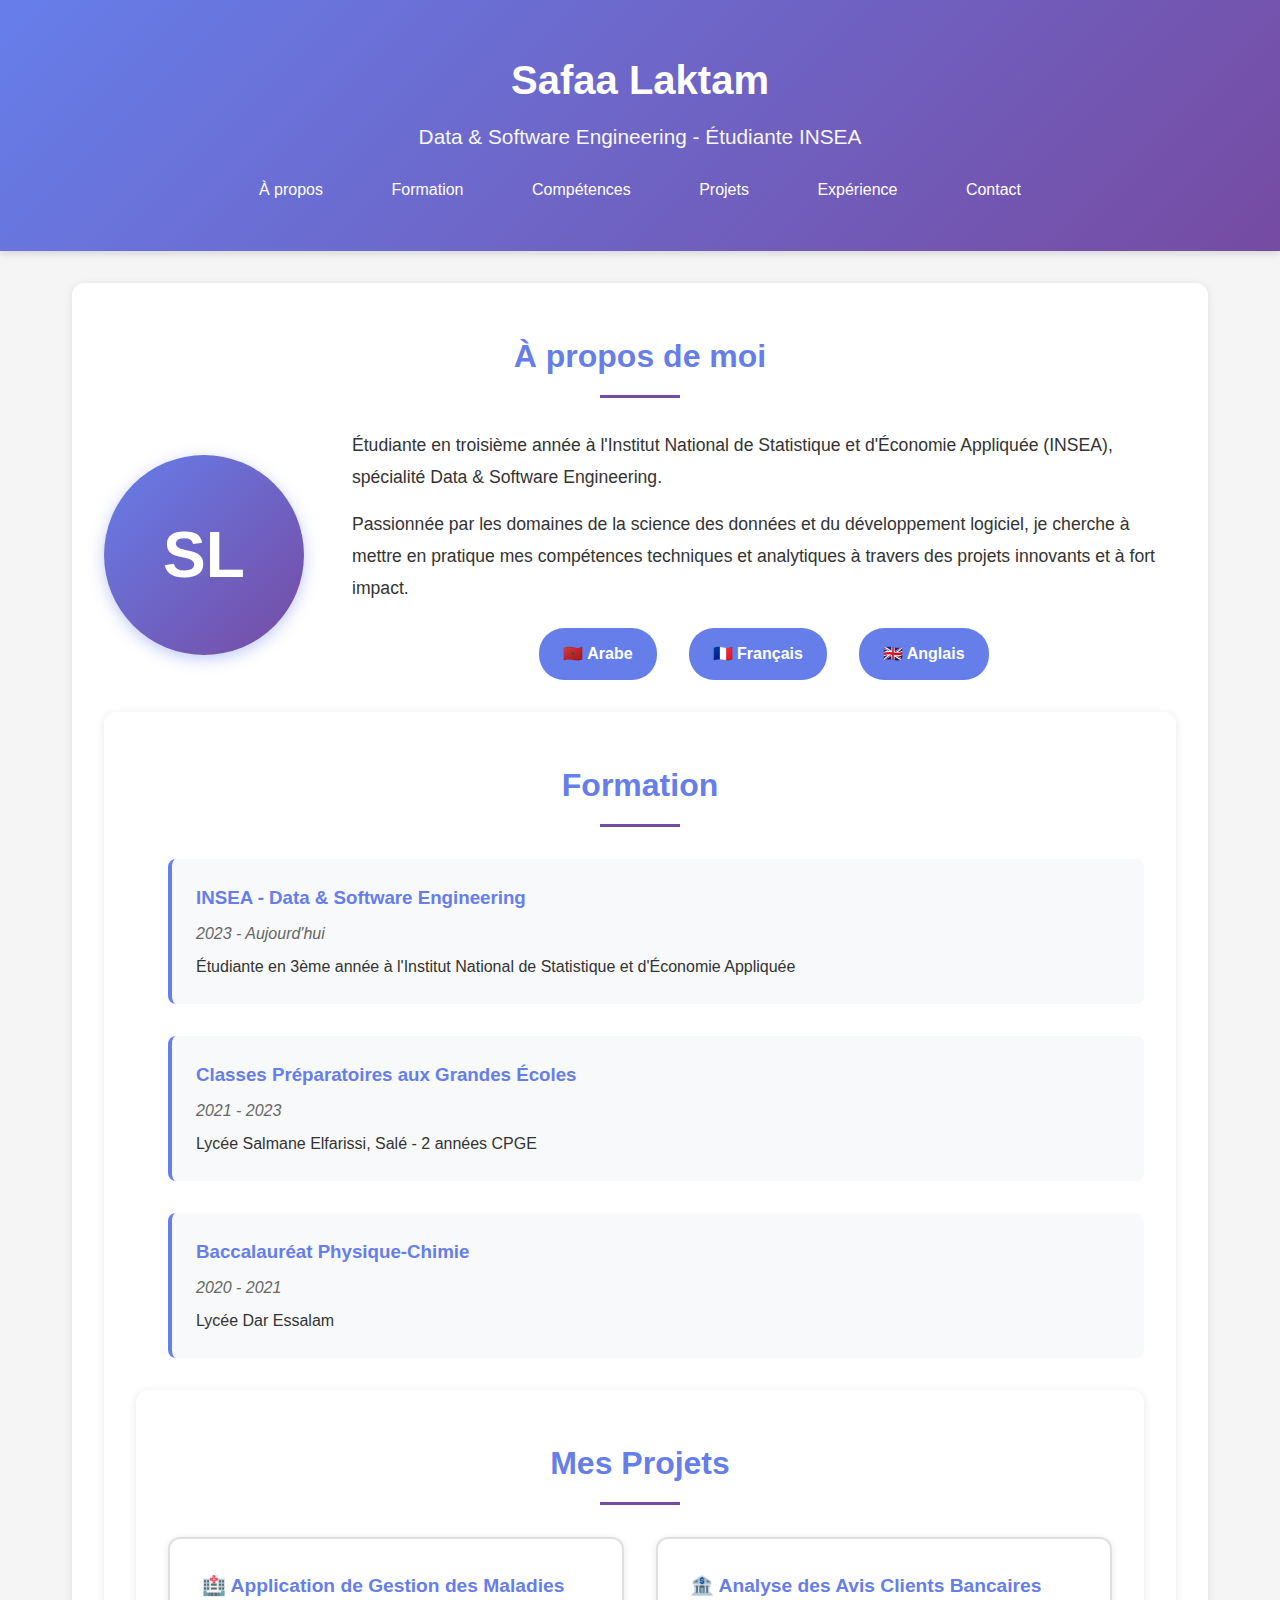
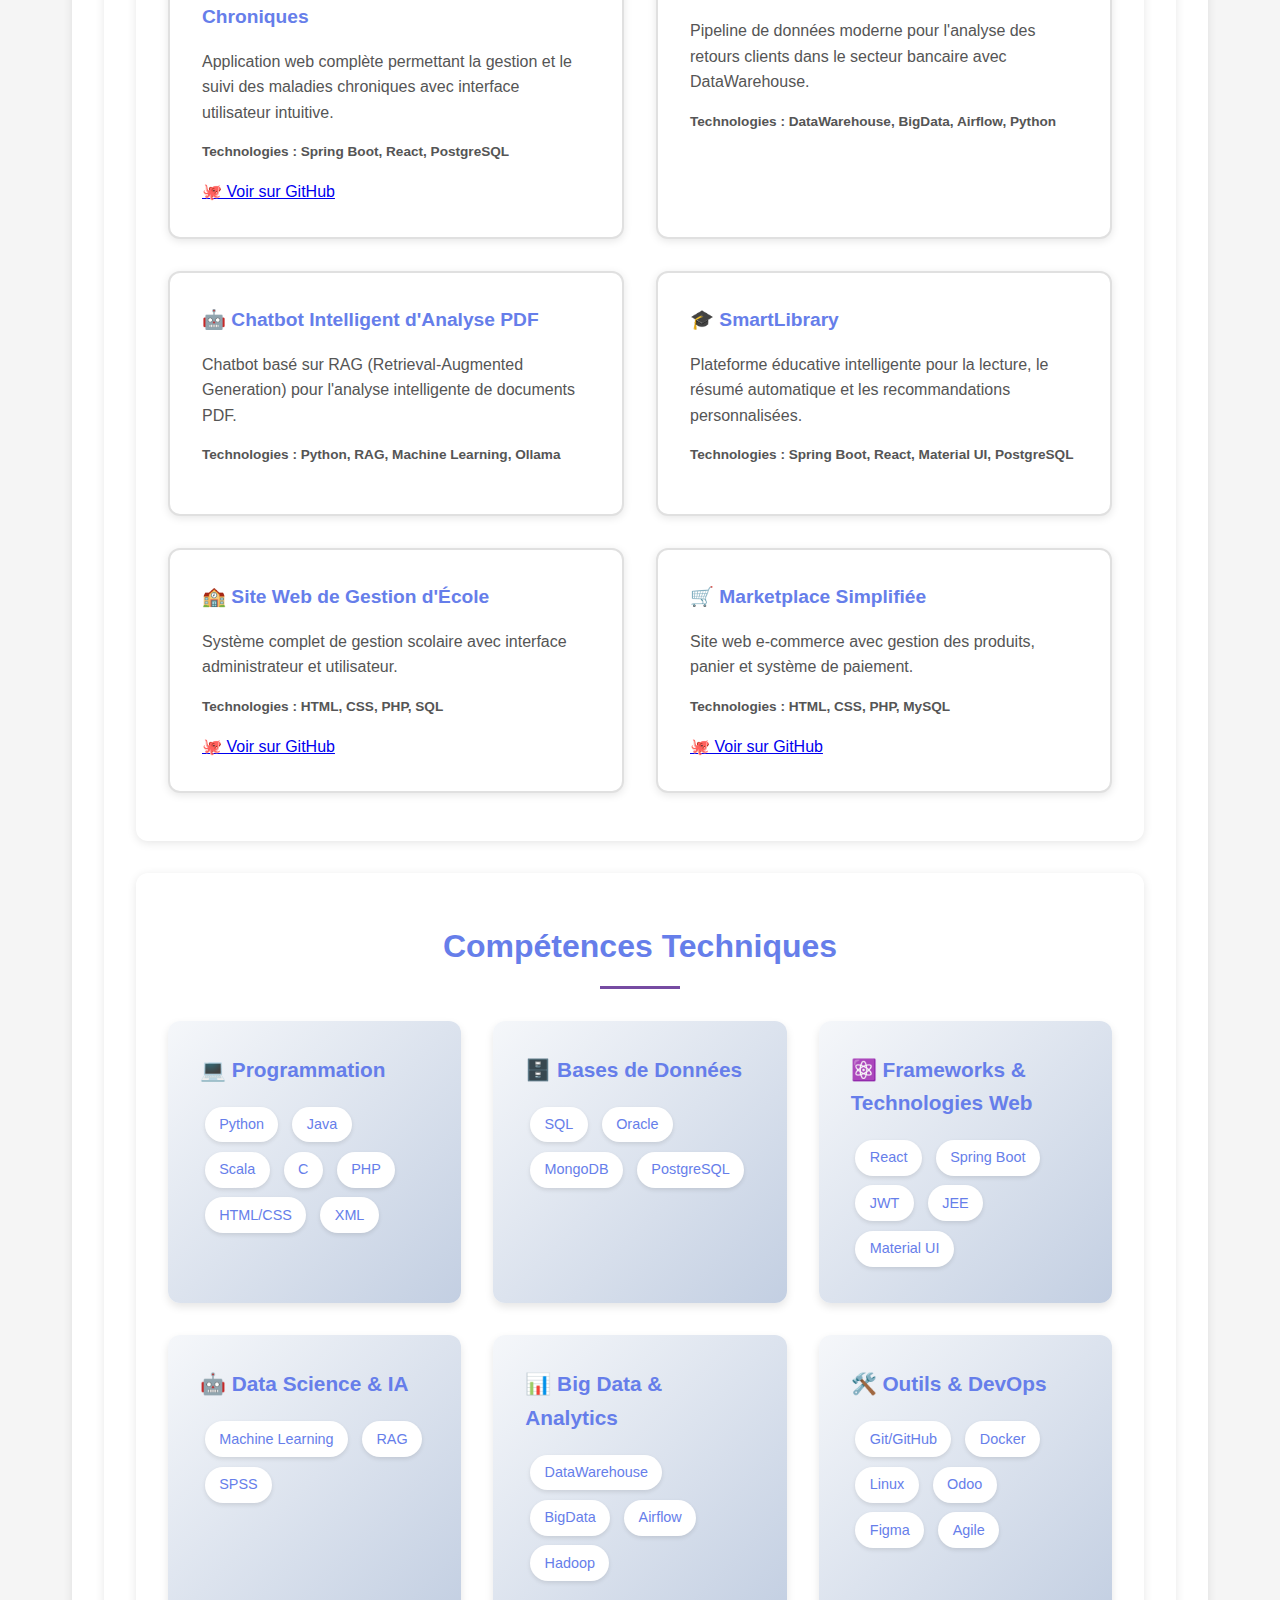
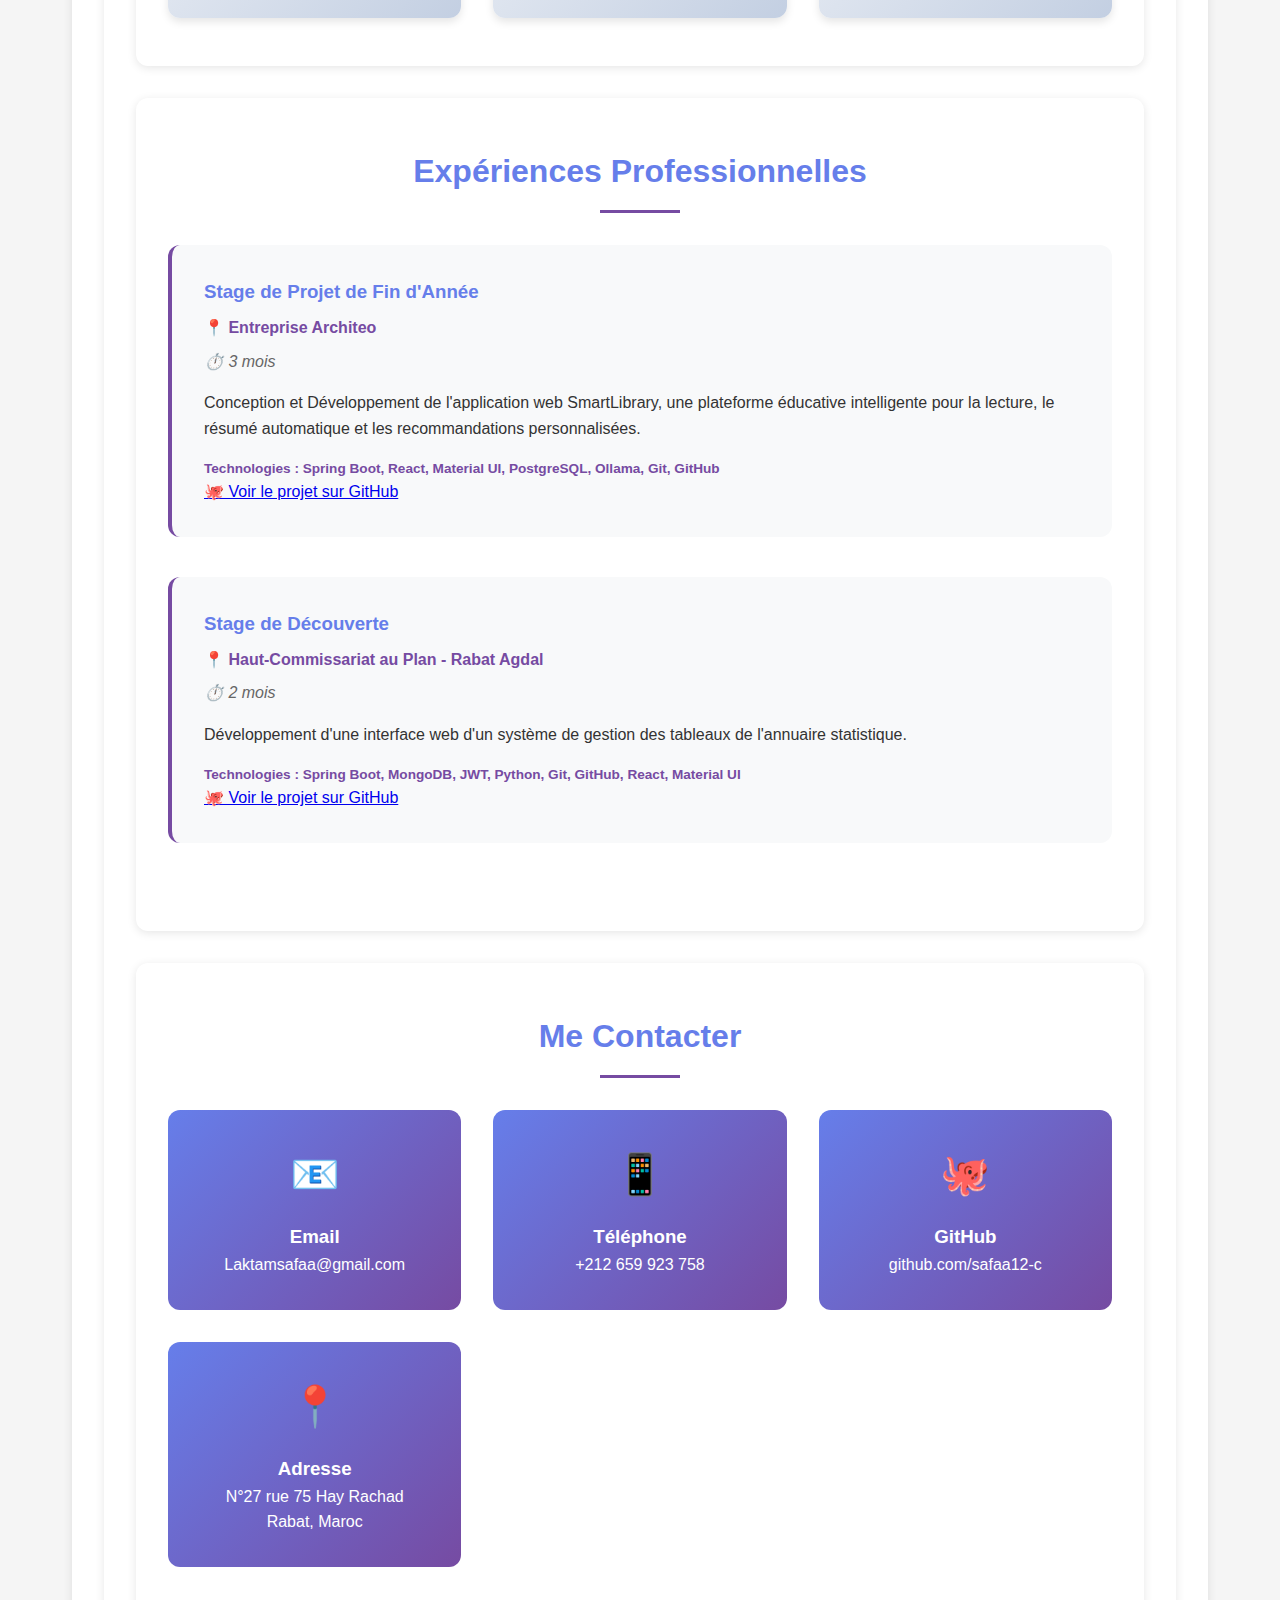
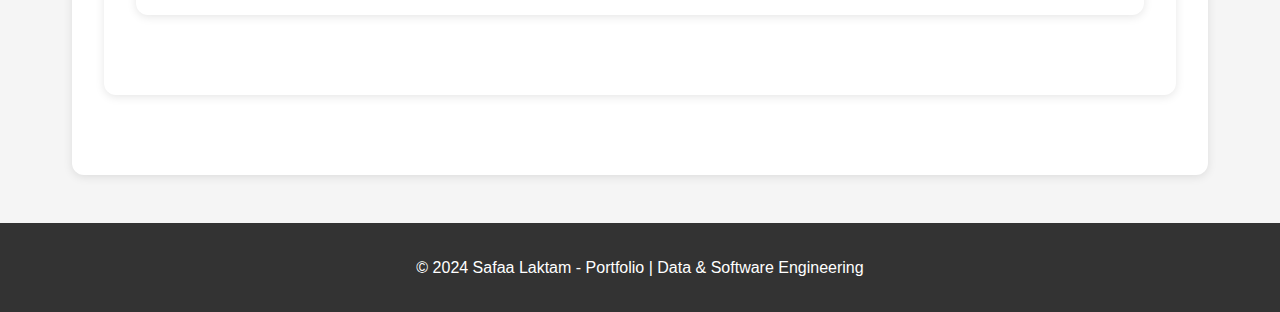
<file: index.html>
<!DOCTYPE html>
<html>
<head>
    <title>Mon portfolio</title>
</head>
<body>
    <link rel="stylesheet" href="style.css">
   <header>
        <h1>Safaa Laktam</h1>
        <p class="subtitle">Data & Software Engineering - Étudiante INSEA</p>
        <nav>
            <a href="#about">À propos</a>
            <a href="#formation">Formation</a>
            <a href="#skills">Compétences</a>
            <a href="#projects">Projets</a>
            <a href="#experience">Expérience</a>
            <a href="#contact">Contact</a>
        </nav>
    </header>
<div class="container">
        <section id="about">
            <h2>À propos de moi</h2>
            <div class="about-content">
                <div class="profile-pic">SL</div>
                <div class="about-text">
                    <p>Étudiante en troisième année à l'Institut National de Statistique et d'Économie Appliquée (INSEA), spécialité Data & Software Engineering.</p>
                    <p>Passionnée par les domaines de la science des données et du développement logiciel, je cherche à mettre en pratique mes compétences techniques et analytiques à travers des projets innovants et à fort impact.</p>
                    <div class="langues">
                        <span class="langue-item">🇲🇦 Arabe</span>
                        <span class="langue-item">🇫🇷 Français</span>
                        <span class="langue-item">🇬🇧 Anglais</span>
                    </div>
                </div>
                
            </div>
           <!-- section formation -->
            <section id="formation">
            <h2>Formation</h2>
            <div class="formation-timeline">
                <div class="formation-item">
                    <h3>INSEA - Data & Software Engineering</h3>
                    <p class="date">2023 - Aujourd'hui</p>
                    <p>Étudiante en 3ème année à l'Institut National de Statistique et d'Économie Appliquée</p>
                </div>
                <div class="formation-item">
                    <h3>Classes Préparatoires aux Grandes Écoles</h3>
                    <p class="date">2021 - 2023</p>
                    <p>Lycée Salmane Elfarissi, Salé - 2 années CPGE</p>
                </div>
                <div class="formation-item">
                    <h3>Baccalauréat Physique-Chimie</h3>
                    <p class="date">2020 - 2021</p>
                    <p>Lycée Dar Essalam</p>
                </div>
            </div>
        <section id="projects">
            <h2>Mes Projets</h2>
            <div class="projects-grid">
                <div class="project-card">
                    <h3>🏥 Application de Gestion des Maladies Chroniques</h3>
                    <p>Application web complète permettant la gestion et le suivi des maladies chroniques avec interface utilisateur intuitive.</p>
                    <p class="project-tech">Technologies : Spring Boot, React, PostgreSQL</p>
                    <a href="https://github.com/seddib03/AppMaladiesChroniques" target="_blank" class="btn-github">🐙 Voir sur GitHub</a>
                </div>
                <div class="project-card">
                    <h3>🏦 Analyse des Avis Clients Bancaires</h3>
                    <p>Pipeline de données moderne pour l'analyse des retours clients dans le secteur bancaire avec DataWarehouse.</p>
                    <p class="project-tech">Technologies : DataWarehouse, BigData, Airflow, Python</p>
                </div>
                <div class="project-card">
                    <h3>🤖 Chatbot Intelligent d'Analyse PDF</h3>
                    <p>Chatbot basé sur RAG (Retrieval-Augmented Generation) pour l'analyse intelligente de documents PDF.</p>
                    <p class="project-tech">Technologies : Python, RAG, Machine Learning, Ollama</p>
                </div>
                <div class="project-card">
                    <h3>🎓 SmartLibrary</h3>
                    <p>Plateforme éducative intelligente pour la lecture, le résumé automatique et les recommandations personnalisées.</p>
                    <p class="project-tech">Technologies : Spring Boot, React, Material UI, PostgreSQL</p>
                </div>
                <div class="project-card">
                    <h3>🏫 Site Web de Gestion d'École</h3>
                    <p>Système complet de gestion scolaire avec interface administrateur et utilisateur.</p>
                    <p class="project-tech">Technologies : HTML, CSS, PHP, SQL</p>
                    <a href="https://github.com/Amal-Elbahari/Gestion-Ecole" target="_blank" class="btn-github">🐙 Voir sur GitHub</a>
                </div>
                <div class="project-card">
                    <h3>🛒 Marketplace Simplifiée</h3>
                    <p>Site web e-commerce avec gestion des produits, panier et système de paiement.</p>
                    <p class="project-tech">Technologies : HTML, CSS, PHP, MySQL</p>
                    <a href="https://github.com/seddib03/marketplace-springboot-react" target="_blank" class="btn-github">🐙 Voir sur GitHub</a>
                </div>
            </div>
        </section>

        <section id="skills">
            <h2>Compétences Techniques</h2>
            <div class="skills-grid">
                <div class="skill-card">
                    <h3>💻 Programmation</h3>
                    <span class="skill-tag">Python</span>
                    <span class="skill-tag">Java</span>
                    <span class="skill-tag">Scala</span>
                    <span class="skill-tag">C</span>
                    <span class="skill-tag">PHP</span>
                    <span class="skill-tag">HTML/CSS</span>
                    <span class="skill-tag">XML</span>
                </div>
                <div class="skill-card">
                    <h3>🗄️ Bases de Données</h3>
                    <span class="skill-tag">SQL</span>
                    <span class="skill-tag">Oracle</span>
                    <span class="skill-tag">MongoDB</span>
                    <span class="skill-tag">PostgreSQL</span>
                </div>
                <div class="skill-card">
                    <h3>⚛️ Frameworks & Technologies Web</h3>
                    <span class="skill-tag">React</span>
                    <span class="skill-tag">Spring Boot</span>
                    <span class="skill-tag">JWT</span>
                    <span class="skill-tag">JEE</span>
                    <span class="skill-tag">Material UI</span>
                </div>
                <div class="skill-card">
                    <h3>🤖 Data Science & IA</h3>
                    <span class="skill-tag">Machine Learning</span>
                    <span class="skill-tag">RAG</span>
                    <span class="skill-tag">SPSS</span>
                </div>
                <div class="skill-card">
                    <h3>📊 Big Data & Analytics</h3>
                    <span class="skill-tag">DataWarehouse</span>
                    <span class="skill-tag">BigData</span>
                    <span class="skill-tag">Airflow</span>
                    <span class="skill-tag">Hadoop</span>
                </div>
                <div class="skill-card">
                    <h3>🛠️ Outils & DevOps</h3>
                    <span class="skill-tag">Git/GitHub</span>
                    <span class="skill-tag">Docker</span>
                    <span class="skill-tag">Linux</span>
                    <span class="skill-tag">Odoo</span>
                    <span class="skill-tag">Figma</span>
                    <span class="skill-tag">Agile</span>
                </div>
            </div>
        </section>
        <section id="experience">
            <h2>Expériences Professionnelles</h2>
            <div class="experience-item">
                <h3>Stage de Projet de Fin d'Année</h3>
                <p class="company">📍 Entreprise Architeo</p>
                <p class="duration">⏱️ 3 mois</p>
                <p>Conception et Développement de l'application web SmartLibrary, une plateforme éducative intelligente pour la lecture, le résumé automatique et les recommandations personnalisées.</p>
                <p class="project-tech">Technologies : Spring Boot, React, Material UI, PostgreSQL, Ollama, Git, GitHub</p>
                <a href="https://github.com/safaa12-c/smart-library" target="_blank" class="btn-github">🐙 Voir le projet sur GitHub</a>
            </div>
            <div class="experience-item">
                <h3>Stage de Découverte</h3>
                <p class="company">📍 Haut-Commissariat au Plan - Rabat Agdal</p>
                <p class="duration">⏱️ 2 mois</p>
                <p>Développement d'une interface web d'un système de gestion des tableaux de l'annuaire statistique.</p>
                <p class="project-tech">Technologies : Spring Boot, MongoDB, JWT, Python, Git, GitHub, React, Material UI</p>
                <a href="https://github.com/helouinkhir/statistical-yearbook-processor/tree/dev-laktam" target="_blank" class="btn-github">🐙 Voir le projet sur GitHub</a>
            </div>
        </section>
        <section id="contact">
            <h2>Me Contacter</h2>
            <div class="contact-grid">
                <div class="contact-card">
                    <div class="icon">📧</div>
                    <h3>Email</h3>
                    <a href="mailto:Laktamsafaa@gmail.com">Laktamsafaa@gmail.com</a>
                </div>
                <div class="contact-card">
                    <div class="icon">📱</div>
                    <h3>Téléphone</h3>
                    <a href="tel:+212659923758">+212 659 923 758</a>
                </div>
                <div class="contact-card">
                    <div class="icon">🐙</div>
                    <h3>GitHub</h3>
                    <a href="https://github.com/safaa12-c" target="_blank">github.com/safaa12-c</a>
                </div>
                <div class="contact-card">
                    <div class="icon">📍</div>
                    <h3>Adresse</h3>
                    <p>N°27 rue 75 Hay Rachad<br>Rabat, Maroc</p>
                </div>
            </div>
        </section>

    </div>
    <footer>
        <p>&copy; 2024 Safaa Laktam - Portfolio | Data & Software Engineering</p>
    </footer>   
        

</body>
</html>
</file>
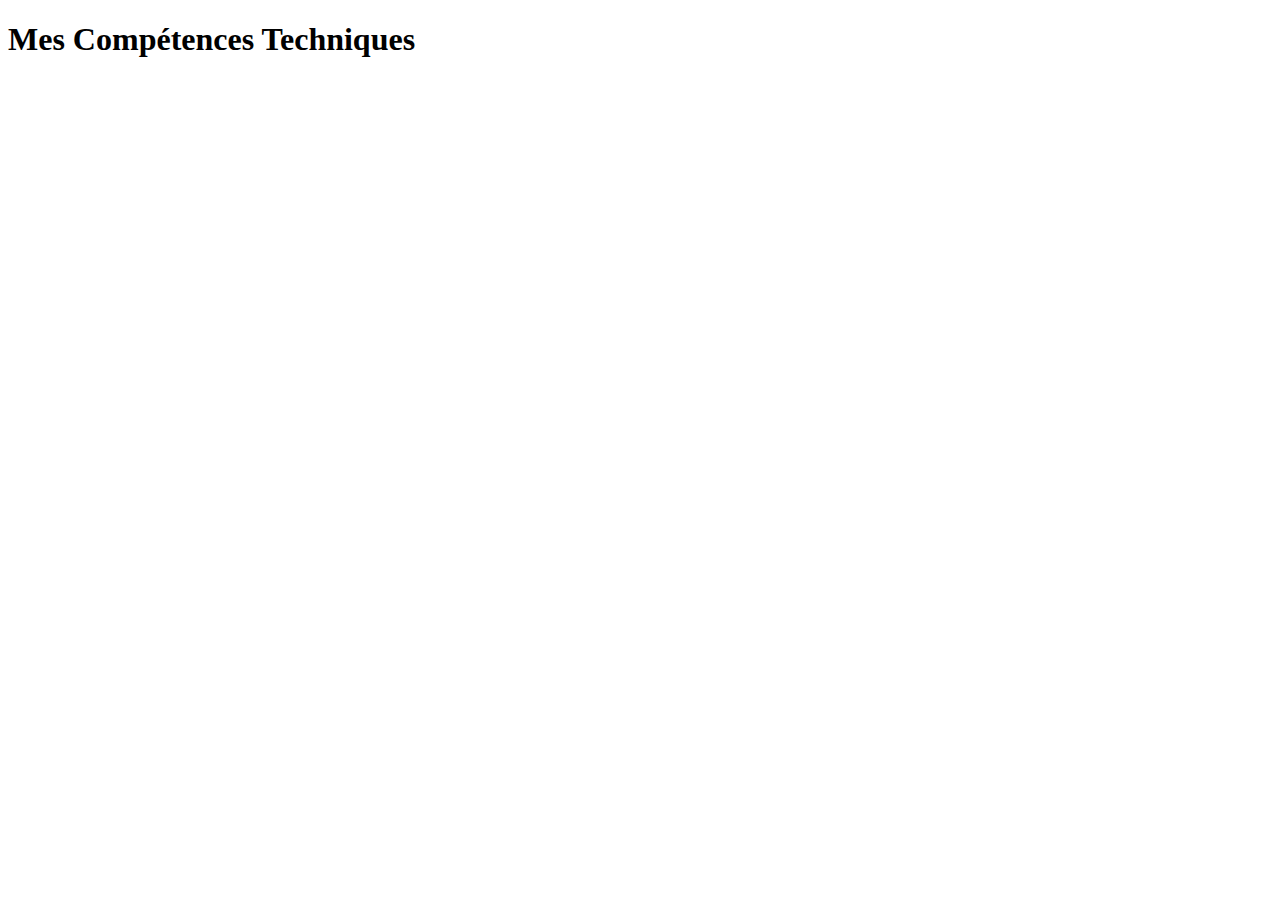
<file: competences.html>
<!DOCTYPE html>
<html lang="fr">
<head>
    <meta charset="UTF-8">
    <meta name="viewport" content="width=device-width, initial-scale=1.0">
    <title>My skills</title>
</head>
<body>

    <h1>Mes Compétences Techniques</h1>

</body>
</html>
</file>
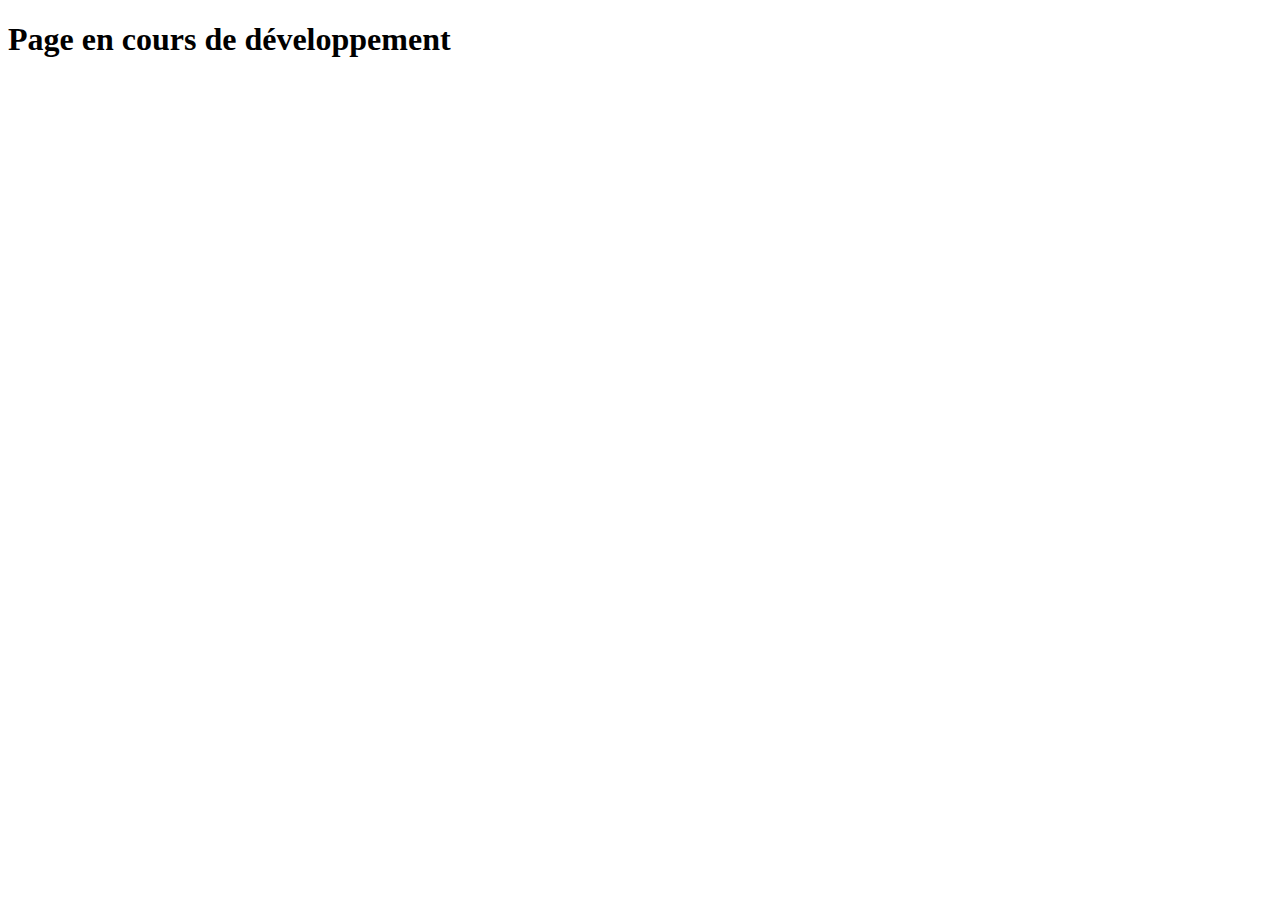
<file: skills.html>
<!DOCTYPE html>
<html lang="fr">
<head>
    <meta charset="UTF-8">
    <meta name="viewport" content="width=device-width, initial-scale=1.0">
    <title>My skills</title>
</head>
<body>
    <h1>Page en cours de développement</h1>
</body>
</html>
</file>
<file: style.css>
* {
            margin: 0;
            padding: 0;
            box-sizing: border-box;
        }

        body {
            font-family: 'Segoe UI', Tahoma, Geneva, Verdana, sans-serif;
            line-height: 1.6;
            color: #333;
            background: #f5f5f5;
        }

        header {
            background: linear-gradient(135deg, #667eea 0%, #764ba2 100%);
            color: #fff;
            padding: 3rem 2rem;
            text-align: center;
            box-shadow: 0 4px 6px rgba(0,0,0,0.1);
        }

        header h1 {
            font-size: 2.5rem;
            margin-bottom: 0.5rem;
        }

        header .subtitle {
            font-size: 1.3rem;
            opacity: 0.95;
            margin-bottom: 1.5rem;
        }

        nav {
            margin-top: 1.5rem;
        }

        nav a {
            color: #fff;
            margin: 0 1rem;
            text-decoration: none;
            font-weight: 500;
            transition: opacity 0.3s;
            padding: 0.5rem 1rem;
            border-radius: 4px;
        }

        nav a:hover {
            background: rgba(255,255,255,0.2);
        }

        .container {
            max-width: 1200px;
            margin: 0 auto;
            padding: 0 2rem;
        }

        section {
            background: #fff;
            margin: 2rem auto;
            padding: 3rem 2rem;
            border-radius: 12px;
            box-shadow: 0 2px 10px rgba(0,0,0,0.1);
        }

        section h2 {
            color: #667eea;
            font-size: 2rem;
            margin-bottom: 2rem;
            text-align: center;
            position: relative;
            padding-bottom: 1rem;
        }

        section h2::after {
            content: '';
            position: absolute;
            bottom: 0;
            left: 50%;
            transform: translateX(-50%);
            width: 80px;
            height: 3px;
            background: #764ba2;
        }

        /* Section À propos */
        .about-content {
            display: flex;
            align-items: center;
            gap: 3rem;
            flex-wrap: wrap;
        }

        .profile-pic {
            width: 200px;
            height: 200px;
            border-radius: 50%;
            background: linear-gradient(135deg, #667eea 0%, #764ba2 100%);
            display: flex;
            align-items: center;
            justify-content: center;
            color: #fff;
            font-size: 4rem;
            font-weight: bold;
            box-shadow: 0 4px 15px rgba(102, 126, 234, 0.4);
        }

        .about-text {
            flex: 1;
            min-width: 300px;
        }

        .about-text p {
            margin-bottom: 1rem;
            font-size: 1.1rem;
            line-height: 1.8;
        }

        .contact-info-inline {
            margin-top: 1.5rem;
        }

        .contact-info-inline p {
            margin: 0.5rem 0;
            font-size: 1rem;
        }

        /* Section Formation */
        .formation-timeline {
            position: relative;
            padding-left: 2rem;
        }

        .formation-item {
            margin-bottom: 2rem;
            padding: 1.5rem;
            background: #f8f9fa;
            border-radius: 8px;
            border-left: 4px solid #667eea;
        }

        .formation-item h3 {
            color: #667eea;
            margin-bottom: 0.5rem;
        }

        .formation-item .date {
            color: #666;
            font-style: italic;
            margin-bottom: 0.5rem;
        }

        /* Section Compétences */
        .skills-grid {
            display: grid;
            grid-template-columns: repeat(auto-fit, minmax(280px, 1fr));
            gap: 2rem;
            margin-top: 2rem;
        }

        .skill-card {
            background: linear-gradient(135deg, #f5f7fa 0%, #c3cfe2 100%);
            padding: 2rem;
            border-radius: 12px;
            box-shadow: 0 4px 8px rgba(0,0,0,0.1);
            transition: transform 0.3s;
        }

        .skill-card:hover {
            transform: translateY(-5px);
        }

        .skill-card h3 {
            color: #667eea;
            margin-bottom: 1rem;
            font-size: 1.3rem;
        }

        .skill-tag {
            display: inline-block;
            background: #fff;
            color: #667eea;
            padding: 0.4rem 0.9rem;
            margin: 0.3rem;
            border-radius: 20px;
            font-size: 0.9rem;
            box-shadow: 0 2px 4px rgba(0,0,0,0.1);
        }

        /* Section Projets */
        .projects-grid {
            display: grid;
            grid-template-columns: repeat(auto-fit, minmax(320px, 1fr));
            gap: 2rem;
            margin-top: 2rem;
        }

        .project-card {
            background: #fff;
            border: 2px solid #e0e0e0;
            padding: 2rem;
            border-radius: 12px;
            transition: all 0.3s;
            box-shadow: 0 2px 8px rgba(0,0,0,0.1);
        }

        .project-card:hover {
            border-color: #667eea;
            transform: translateY(-5px);
            box-shadow: 0 8px 20px rgba(102, 126, 234, 0.2);
        }

        .project-card h3 {
            color: #667eea;
            margin-bottom: 1rem;
            font-size: 1.2rem;
        }

        .project-card p {
            margin-bottom: 1rem;
            color: #555;
        }

        .project-tech {
            font-size: 0.85rem;
            color: #764ba2;
            font-weight: 600;
            margin-top: 1rem;
        }

        /* Section Expérience */
        .experience-item {
            margin-bottom: 2.5rem;
            padding: 2rem;
            background: #f8f9fa;
            border-radius: 12px;
            border-left: 4px solid #764ba2;
        }

        .experience-item h3 {
            color: #667eea;
            margin-bottom: 0.5rem;
        }

        .experience-item .company {
            color: #764ba2;
            font-weight: 600;
            margin-bottom: 0.5rem;
        }

        .experience-item .duration {
            color: #666;
            font-style: italic;
            margin-bottom: 1rem;
        }

        /* Section Contact */
        .contact-grid {
            display: grid;
            grid-template-columns: repeat(auto-fit, minmax(250px, 1fr));
            gap: 2rem;
            margin-top: 2rem;
            text-align: center;
        }

        .contact-card {
            padding: 2rem;
            background: linear-gradient(135deg, #667eea 0%, #764ba2 100%);
            color: #fff;
            border-radius: 12px;
            transition: transform 0.3s;
        }

        .contact-card:hover {
            transform: scale(1.05);
        }

        .contact-card .icon {
            font-size: 2.5rem;
            margin-bottom: 1rem;
        }

        .contact-card a {
            color: #fff;
            text-decoration: none;
            font-weight: 500;
        }

        footer {
            background: #333;
            color: #fff;
            text-align: center;
            padding: 2rem;
            margin-top: 3rem;
        }

        .langues {
            display: flex;
            gap: 2rem;
            justify-content: center;
            margin-top: 1.5rem;
        }

        .langue-item {
            background: #667eea;
            color: #fff;
            padding: 0.8rem 1.5rem;
            border-radius: 25px;
            font-weight: 600;
        }

        @media (max-width: 768px) {
            header h1 {
                font-size: 2rem;
            }
            
            .about-content {
                flex-direction: column;
                text-align: center;
            }
            
            nav a {
                display: block;
                margin: 0.5rem 0;
            }
        }
</file>
